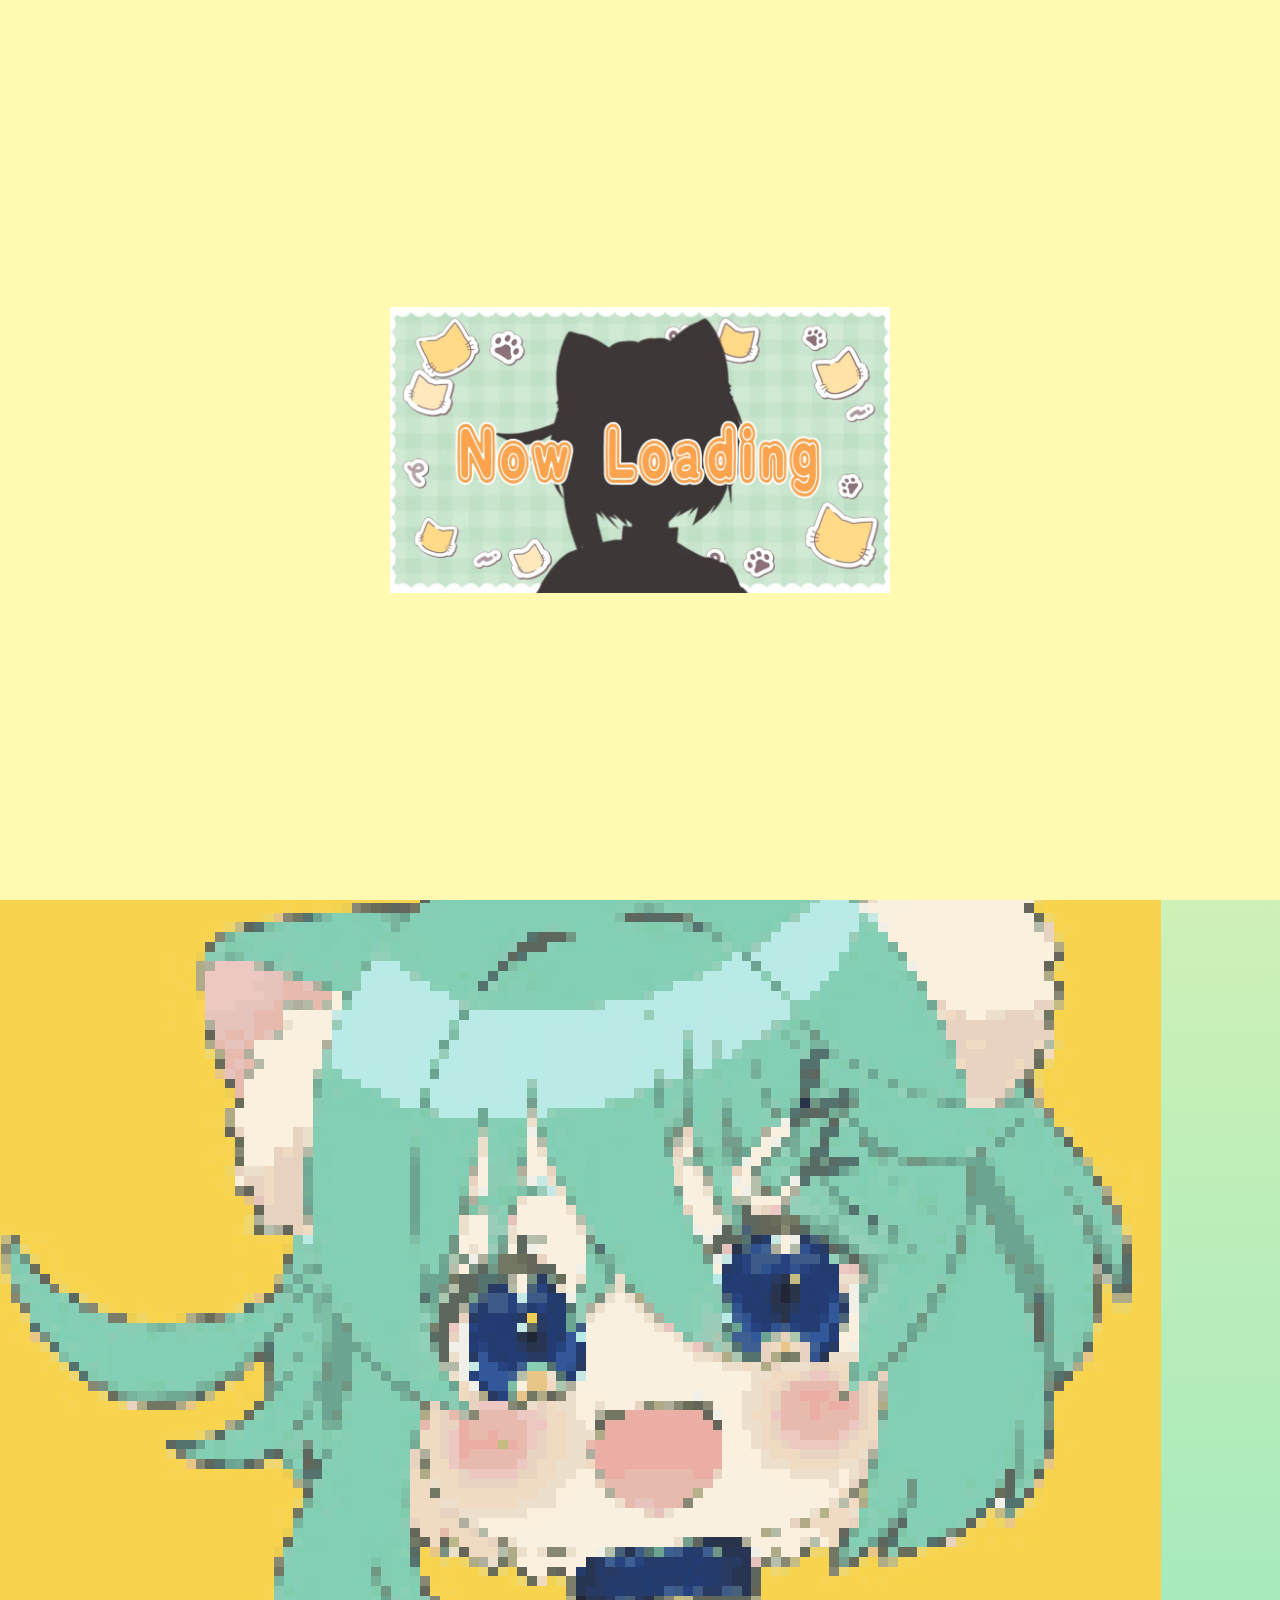
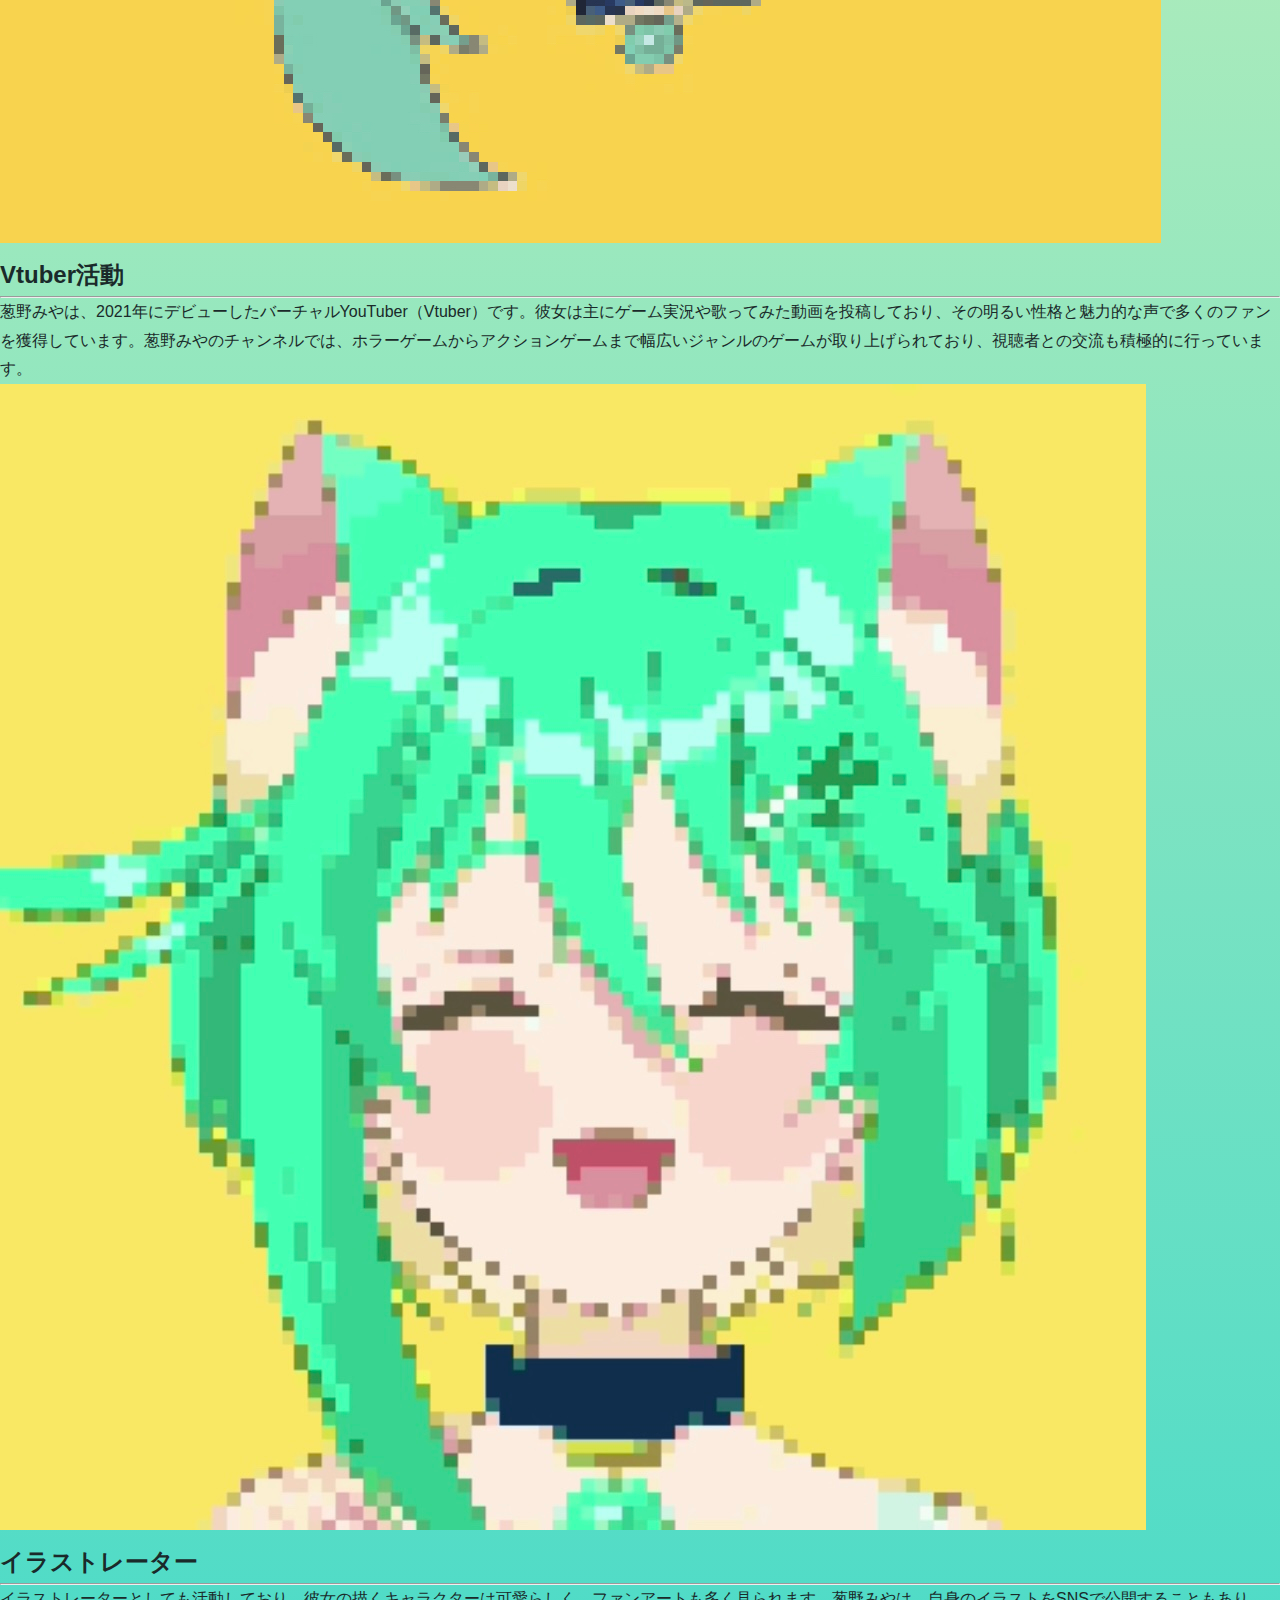
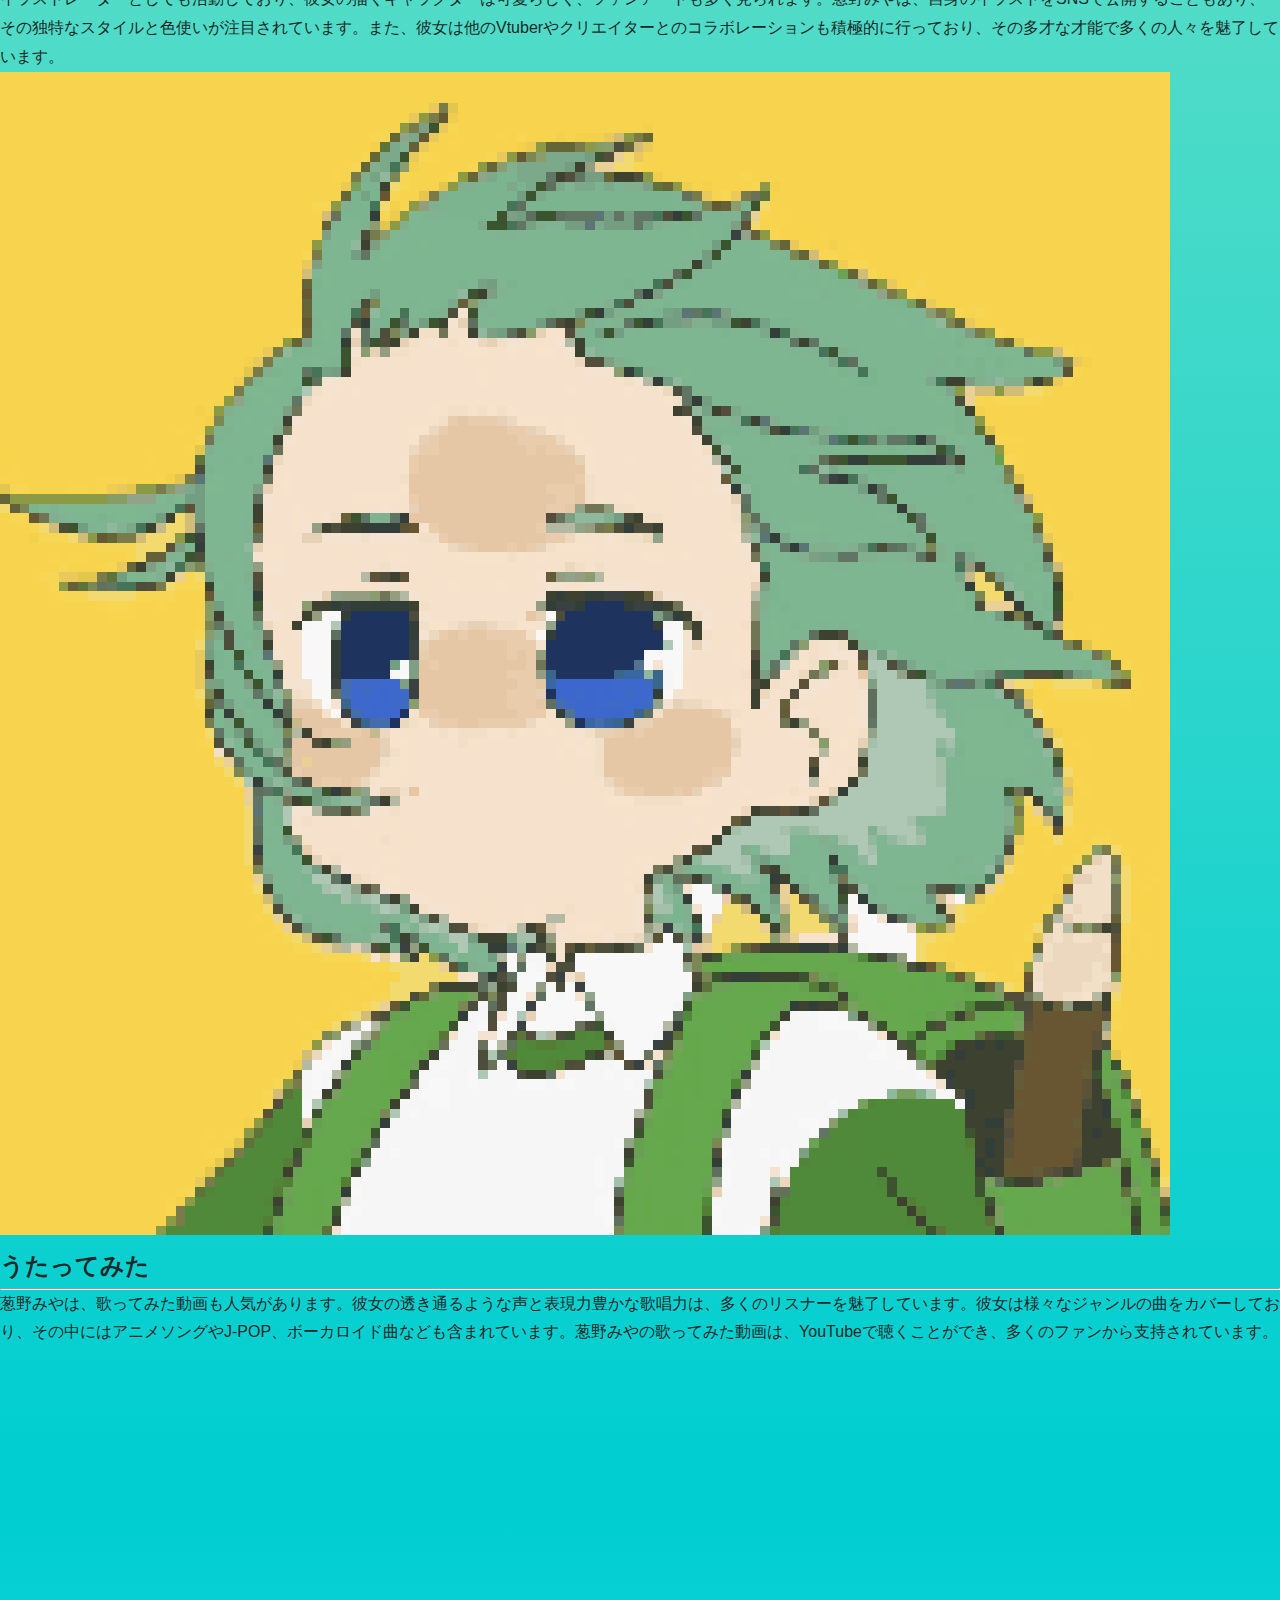
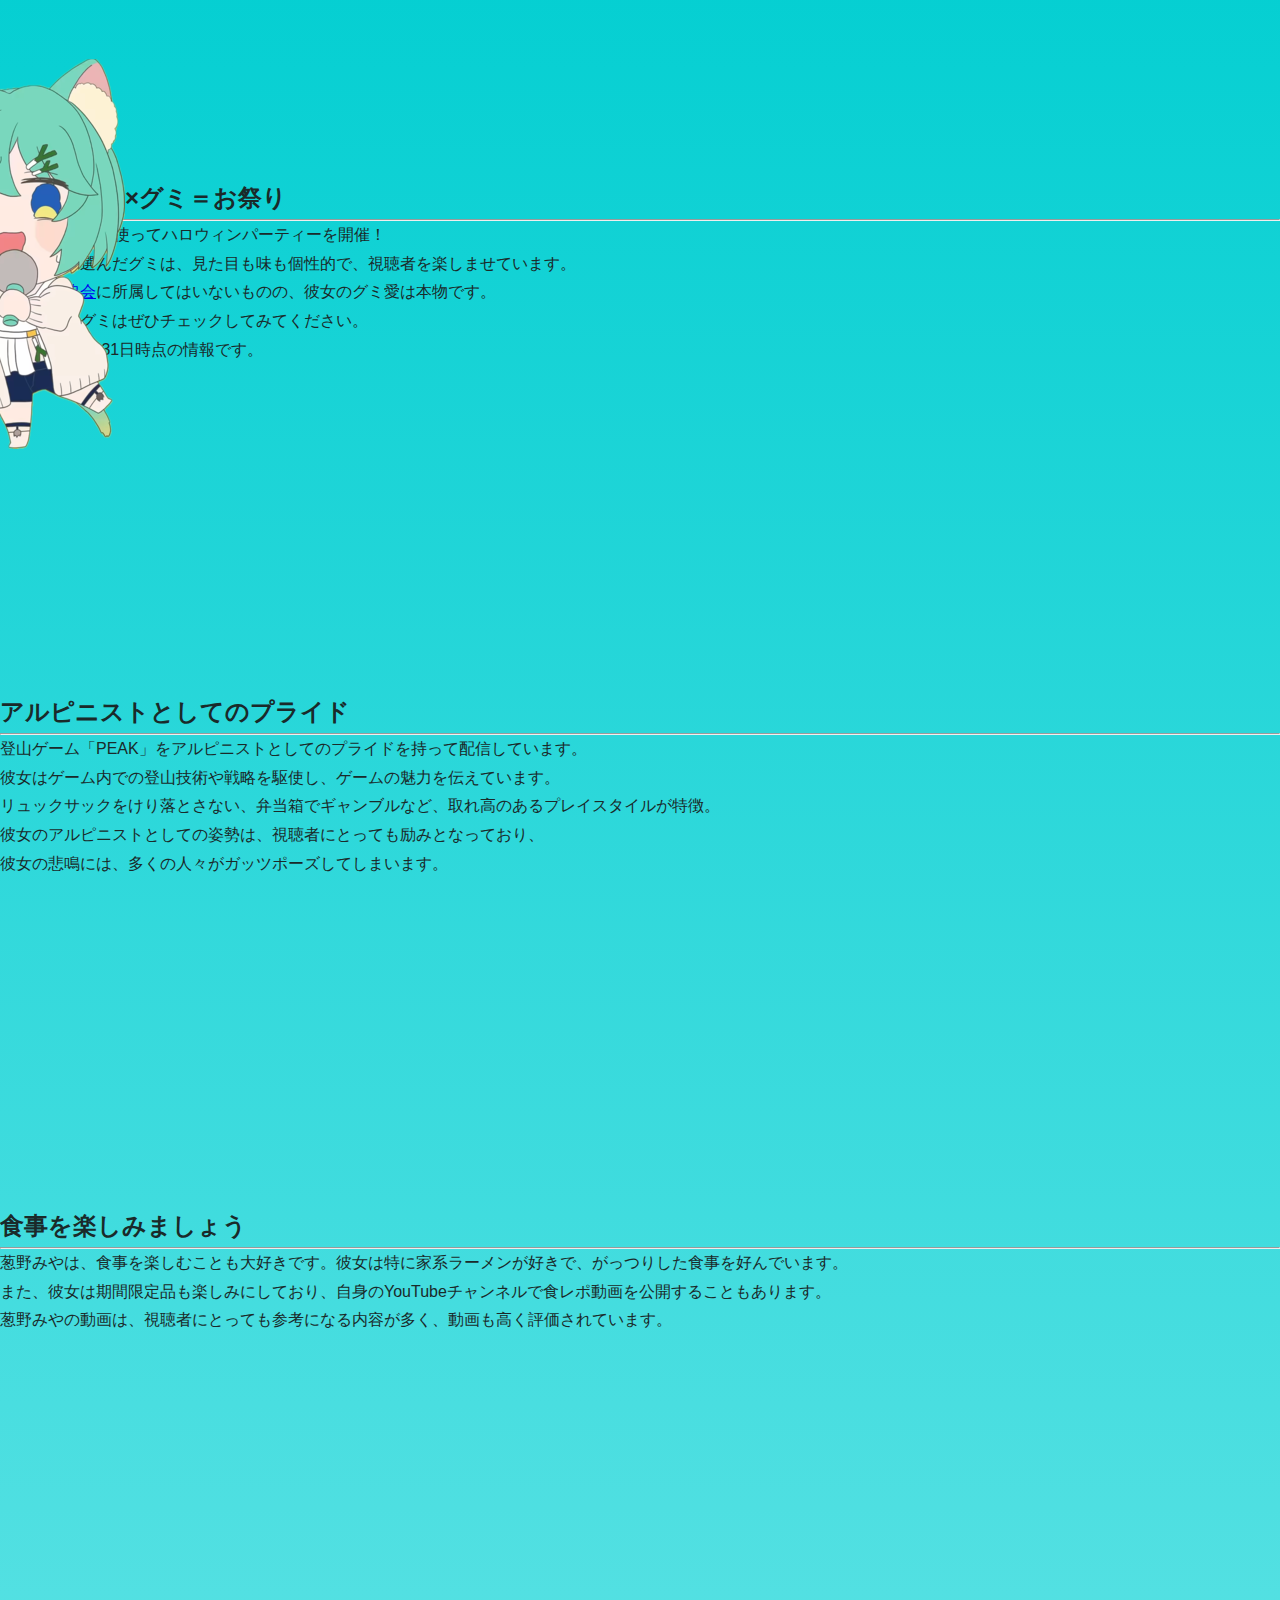
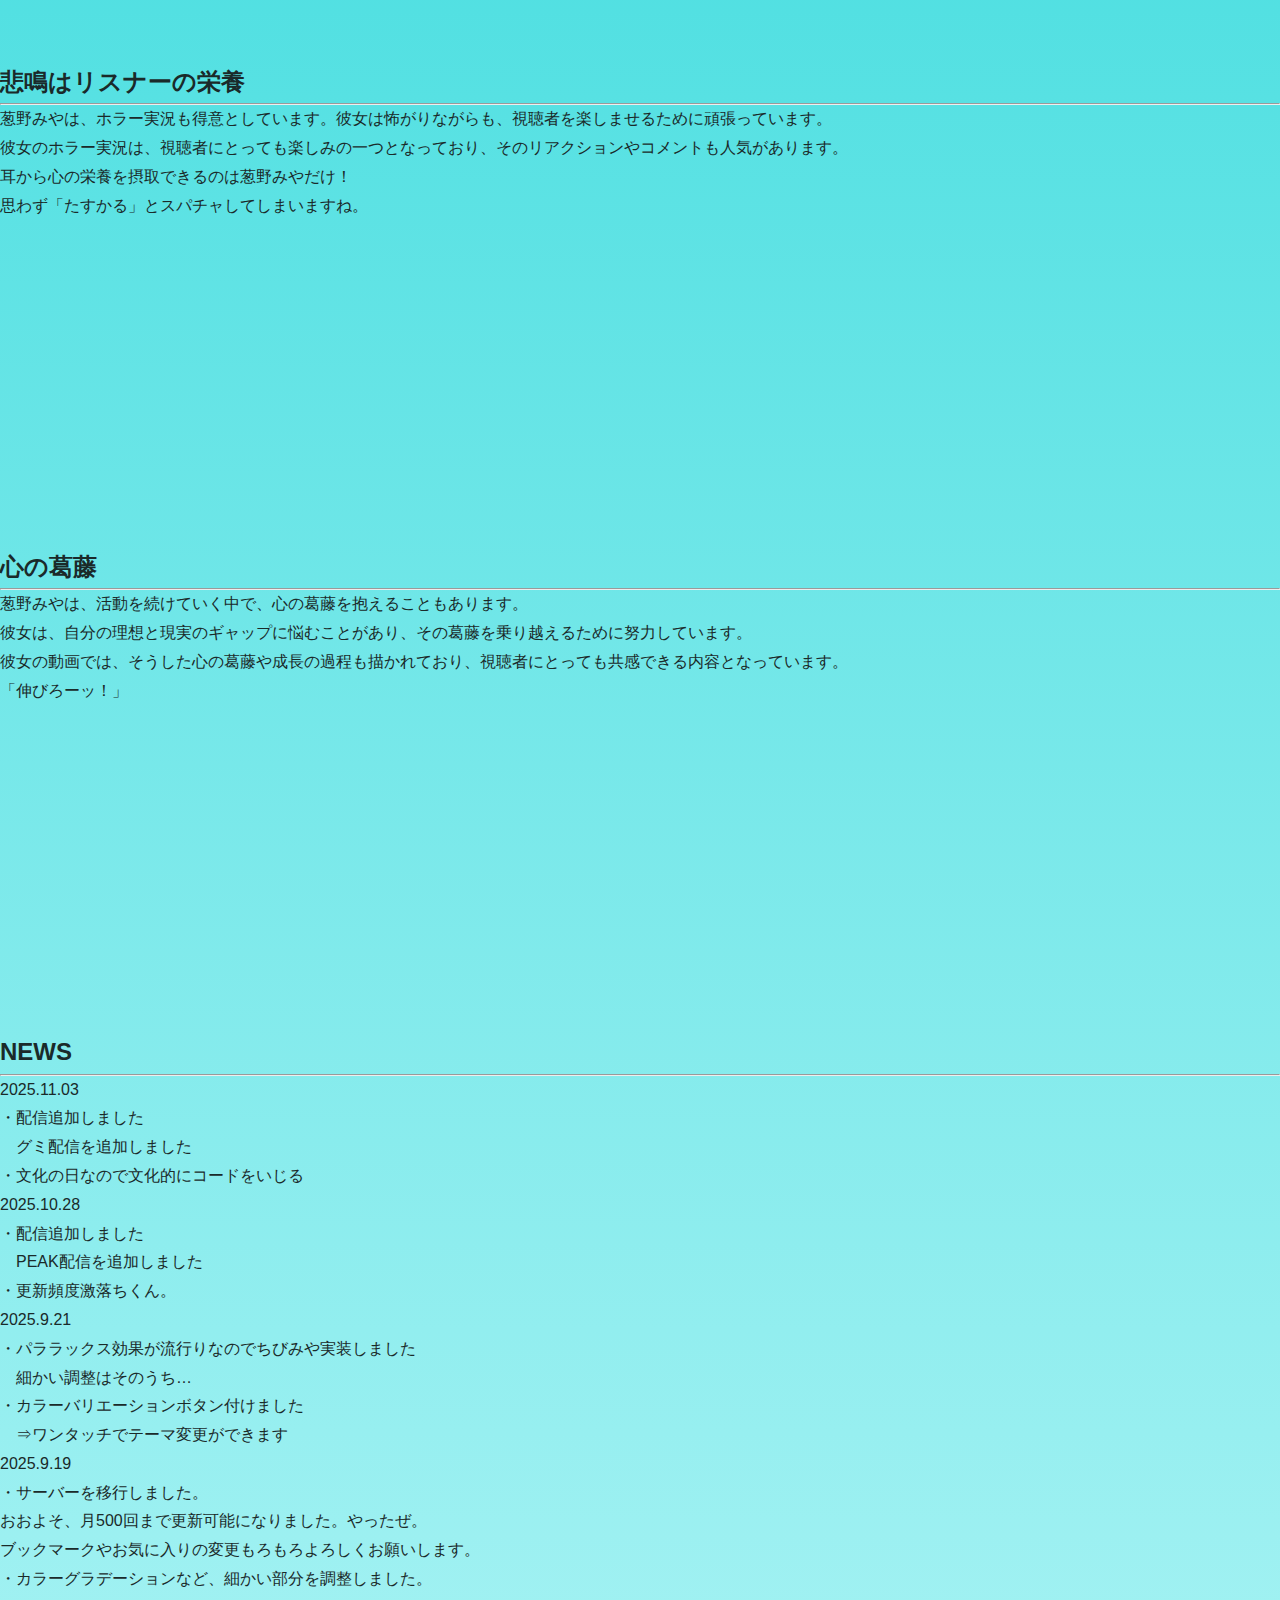
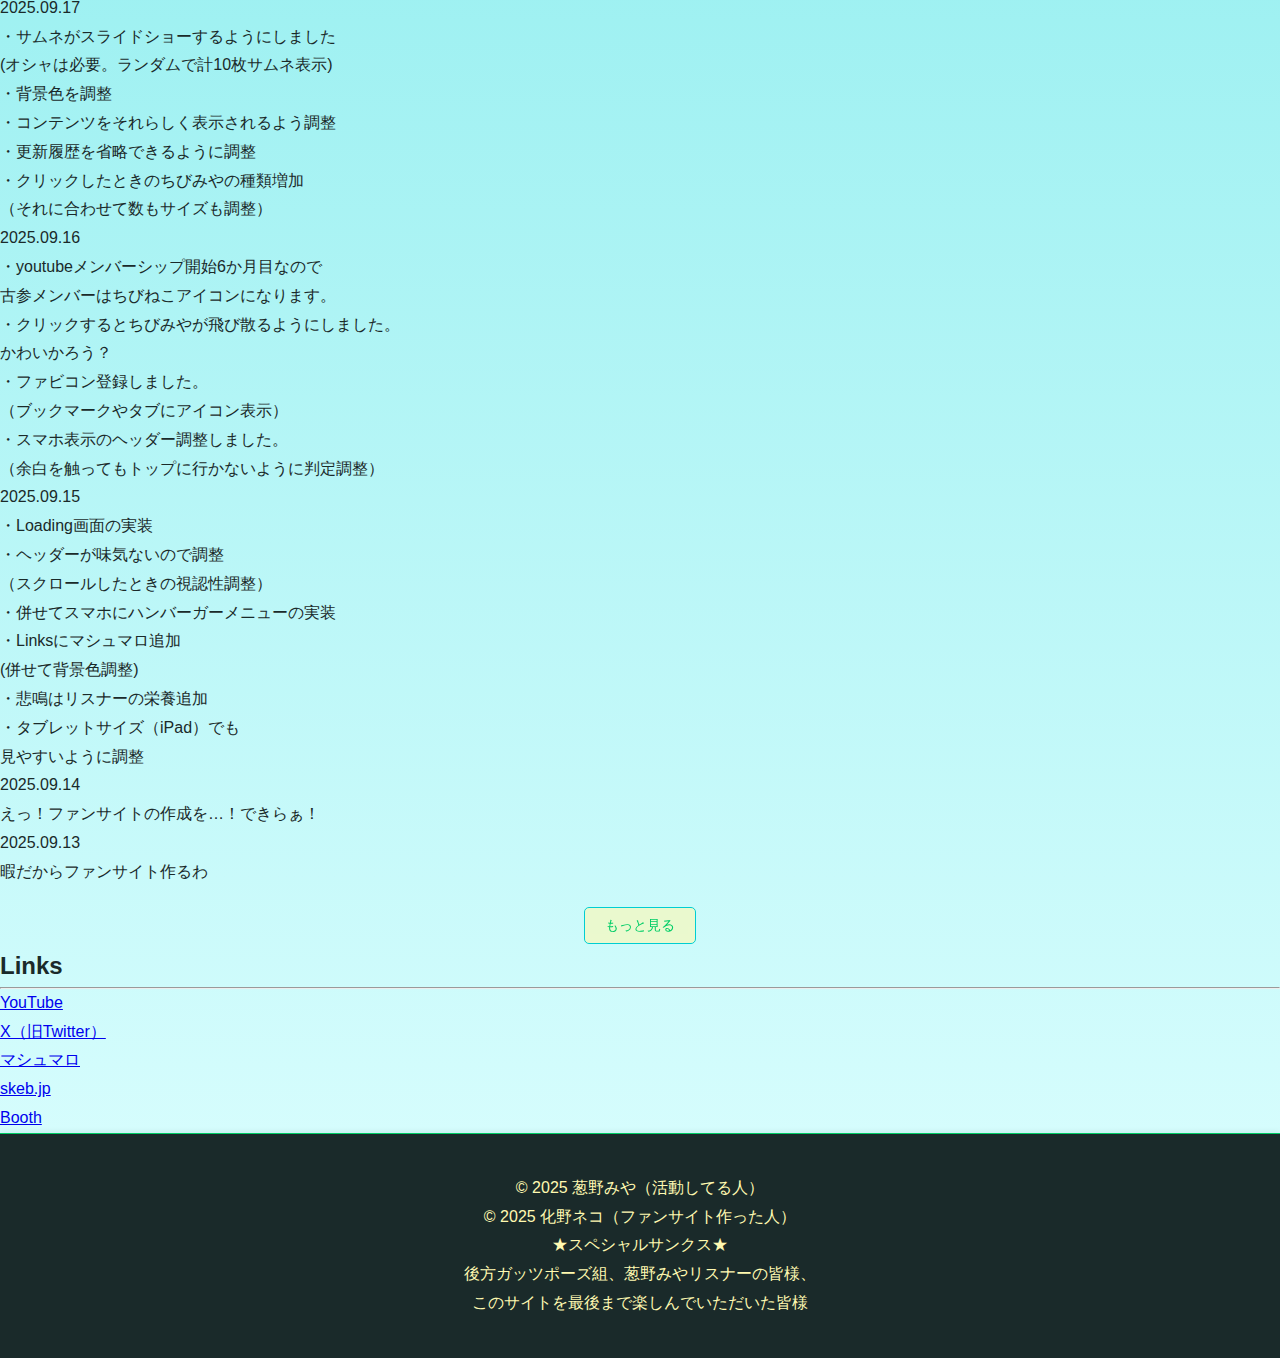
<file: index.html>
<!DOCTYPE html>
<html lang="ja">
<head>
    <meta charset="UTF-8">
    <meta name="viewport" content="width=device-width, initial-scale=1.0">
    <link rel="icon" type="image/png" sizes="32x32" href="./favicons/icon-32x32.png">
    <link rel="canonical" href="https://negimiya.pages.dev/">

    <title>葱野みやファンサイト｜Vtuber・ゲーム実況・歌ってみた</title>
    <meta name="description" content="葱野みやのファンサイト。セルフ受肉系Vtuberのゲーム実況、歌ってみた、イラストを応援！ネギとアニメ好きの明るい配信をチェックしよう。">
    <meta name="keywords" content="葱野みや, Vtuber, ファンサイト, ゲーム実況, 歌ってみた, イラスト">
    <meta name="robots" content="index, follow">
    <meta name="theme-color" content="#E0FFFF">

    <link rel="stylesheet" href="./css/style.css">

    <!-- Google Search Console -->
    <meta name="google-site-verification" content="DL3KpbLAkgUC3ifSQO8d8jAUr1dYluypnhIbconhM44" />

    <!-- Open Graph -->
    <meta property="og:title" content="葱野みやファンサイト">
    <meta property="og:description" content="葱野みやのファンサイト！セルフ受肉系Vtuberの活動を応援。ゲーム実況や歌ってみたをチェック！">
    <meta property="og:image" content="https://negimiya.pages.dev/images/banner.jpg">
    <meta property="og:url" content="https://negimiya.pages.dev/">
    <meta property="og:type" content="website">
    <meta property="og:site_name" content="葱野みやファンサイト">

    <!-- Twitter Card -->
    <meta name="twitter:card" content="summary_large_image">
    <meta name="twitter:title" content="葱野みやファンサイト">
    <meta name="twitter:description" content="葱野みやのファンサイト！セルフ受肉系Vtuberの魅力を満喫。">
    <meta name="twitter:image" content="https://negimiya.pages.dev/images/banner.jpg">
</head>

<body>
    <div class="loading" id="loading">
        <img src="./images/nowloading.jpg" alt="loading">
    </div>
<header>
    <div class="container">
        <div class="row">
            <a href="index.html" class="header__logo">葱野みやファンサイト</a>
            <div class="theme-selector">
                <button class="theme-selector__btn" data-theme="default" title="デフォルトテーマ" style="background-color: #FFF9B1;"></button>
                <button class="theme-selector__btn" data-theme="dark" title="ダークテーマ" style="background-color: #2A2A2A;"></button>
                <button class="theme-selector__btn" data-theme="vivid" title="ビビッドテーマ" style="background-color: #B0E0E6;"></button>
                <button class="theme-selector__btn" data-theme="pastel" title="パステルテーマ" style="background-color: #FFE4E1;"></button>
                <button class="theme-selector__btn" data-theme="mono" title="モノクロテーマ" style="background-color: #D3D3D3;"></button>
            </div>
            <nav class="nav nav--pc">
                <ul>
                    <li><a href="#section2">活動内容</a></li>
                    <li><a href="#section3">投稿動画</a></li>
                    <li><a href="#section4">NEWS</a></li>
                    <li><a href="#section5">Links</a></li>
                </ul>
            </nav>
            <div class="hamburger" id="hamburger">
                <span></span><span></span><span></span>
            </div>
        </div>
        <nav class="nav--mobile" id="mobileNav">
            <ul>
                <li><a href="#section2">活動内容</a></li>
                <li><a href="#section3">投稿動画</a></li>
                <li><a href="#section4">NEWS</a></li>
                <li><a href="#section5">Links</a></li>
            </ul>
        </nav>
    </div>
</header>
<main>
    <section class="hero" id="section1">
        <div class="hero__bg-flow" id="bg-top"></div>
        <div class="container">
            <p class="hero__heading">葱野みやとは？</p>
            <h1 class="scramble-text">セルフ受肉系Vtuber個人勢(*'▽'*)<br>好きなものは<br>ネギとアニメとねこ！</h1>
            <p class="text">このサイトは葱野みやのファンが勝手に作ったネタサイトです。</p>
            <a class="link--youtube" href="https://www.youtube.com/@葱野みや" target="_blank" rel="noopener">YouTubeチャンネルへ</a>
        </div>
        <div class="hero__filter"></div>
        <div class="hero__bg-flow" id="bg-bottom"></div>
    </section>
    <section class="parallax">
        <div class="parallax__bg"></div>
        <img src="./images/chibimiya.PNG" class="parallax__img" alt="パララックス画像">
        <div class="parallax__text">↓活動内容↓</div>
    </section>
    <section class="activities" id="section2">
        <div class="container">
            <div class="row">
                <div class="column fade-in">
                    <img src="./images/Image-1.jpeg" alt="Vtuber活動">
                    <h2 class="scramble-text">Vtuber活動</h2>
                    <hr>
                    <p class="text">
                        葱野みやは、2021年にデビューしたバーチャルYouTuber（Vtuber）です。彼女は主にゲーム実況や歌ってみた動画を投稿しており、その明るい性格と魅力的な声で多くのファンを獲得しています。葱野みやのチャンネルでは、ホラーゲームからアクションゲームまで幅広いジャンルのゲームが取り上げられており、視聴者との交流も積極的に行っています。
                    </p>
                </div>
                <div class="column fade-in">
                    <img src="./images/Image-2.jpeg" alt="イラストレーター">
                    <h2 class="scramble-text">イラストレーター</h2>
                    <hr>
                    <p class="text">
                        イラストレーターとしても活動しており、彼女の描くキャラクターは可愛らしく、ファンアートも多く見られます。葱野みやは、自身のイラストをSNSで公開することもあり、その独特なスタイルと色使いが注目されています。また、彼女は他のVtuberやクリエイターとのコラボレーションも積極的に行っており、その多才な才能で多くの人々を魅了しています。
                    </p>
                </div>
                <div class="column fade-in">
                    <img src="./images/Image-3.jpeg" alt="うたってみた">
                    <h2 class="scramble-text">うたってみた</h2>
                    <hr>
                    <p class="text ">
                        葱野みやは、歌ってみた動画も人気があります。彼女の透き通るような声と表現力豊かな歌唱力は、多くのリスナーを魅了しています。彼女は様々なジャンルの曲をカバーしており、その中にはアニメソングやJ-POP、ボーカロイド曲なども含まれています。葱野みやの歌ってみた動画は、YouTubeで聴くことができ、多くのファンから支持されています。
                    </p>
                </div>
            </div>
        </div>
    </section>
    <section class="parallax" id="parallax2">
        <div class="parallax__bg"></div>
        <img src="./images/tetomiya.png" class="parallax__img parallax__img--main" alt="第2パララックス画像">
        <div class="parallax__text">↓動画・アーカイブ↓</div>
    </section>
    <section class="videos" id="section3">
        <div class="container">
                        <div class="row">
                <div class="column fade-in">
                    <h2 class="scramble-text">ハロウィン×グミ＝お祭り</h2>
                    <hr>
                    <p class="text">
                        25種類のグミを使ってハロウィンパーティーを開催！<br>
                        葱野みやが選んだグミは、見た目も味も個性的で、視聴者を楽しませています。<br>
                        <a href="https://93gummy.jp/" target="_blank" rel="noopener noreferrer">日本グミ協会</a>に所属してはいないものの、彼女のグミ愛は本物です。<br>
                        気になったグミはぜひチェックしてみてください。<br>
                        ※2025年10月31日時点の情報です。
                    </p>
                </div>
                    <div class="column fade-in">
                    <iframe width="560" height="315" src="https://www.youtube.com/embed/iY6u2zJ9X78?si=xCuJFE9RDXJ2ji34" title="YouTube video player" frameborder="0" allow="accelerometer; autoplay; clipboard-write; encrypted-media; gyroscope; picture-in-picture; web-share" referrerpolicy="strict-origin-when-cross-origin" allowfullscreen></iframe>
                </div>
            </div>
            <div class="row">
                <div class="column fade-in">
                    <h2 class="scramble-text">アルピニストとしてのプライド</h2>
                    <hr>
                    <p class="text">
                        登山ゲーム「PEAK」をアルピニストとしてのプライドを持って配信しています。<br>
                        彼女はゲーム内での登山技術や戦略を駆使し、ゲームの魅力を伝えています。<br>
                        リュックサックをけり落とさない、弁当箱でギャンブルなど、取れ高のあるプレイスタイルが特徴。<br>
                        彼女のアルピニストとしての姿勢は、視聴者にとっても励みとなっており、<br>
                        彼女の悲鳴には、多くの人々がガッツポーズしてしまいます。
                    </p>
                </div>
                    <div class="column fade-in">
                    <iframe width="560" height="315" src="https://www.youtube.com/embed/FJ-lsDIjono?si=59MiYUx3GubZrUIg" title="YouTube video player" frameborder="0" allow="accelerometer; autoplay; clipboard-write; encrypted-media; gyroscope; picture-in-picture; web-share" referrerpolicy="strict-origin-when-cross-origin" allowfullscreen></iframe>
                </div>
            </div>
            <div class="row">
                <div class="column fade-in">
                    <h2 class="scramble-text">食事を楽しみましょう</h2>
                    <hr>
                    <p class="text">
                        葱野みやは、食事を楽しむことも大好きです。彼女は特に家系ラーメンが好きで、がっつりした食事を好んでいます。<br>
                        また、彼女は期間限定品も楽しみにしており、自身のYouTubeチャンネルで食レポ動画を公開することもあります。<br>
                        葱野みやの動画は、視聴者にとっても参考になる内容が多く、動画も高く評価されています。
                    </p>
                </div>
                <div class="column fade-in">
                    <iframe width="560" height="315" src="https://www.youtube.com/embed/z1HCukNoFFE?si=3sdz0cc6dux_bOu7" title="YouTube video player" frameborder="0" allow="accelerometer; autoplay; clipboard-write; encrypted-media; gyroscope; picture-in-picture; web-share" referrerpolicy="strict-origin-when-cross-origin" allowfullscreen></iframe>
                </div>
            </div>
            <div class="row">
                <div class="column fade-in">
                    <h2 class="scramble-text">悲鳴はリスナーの栄養</h2>
                    <hr>
                    <p class="text">
                        葱野みやは、ホラー実況も得意としています。彼女は怖がりながらも、視聴者を楽しませるために頑張っています。<br>
                        彼女のホラー実況は、視聴者にとっても楽しみの一つとなっており、そのリアクションやコメントも人気があります。<br>
                        耳から心の栄養を摂取できるのは葱野みやだけ！<br>
                        思わず「たすかる」とスパチャしてしまいますね。
                    </p>
                </div>
                <div class="column fade-in">
                    <iframe width="560" height="315" src="https://www.youtube.com/embed/f2vSnWngjJY?si=CeGRYrWW7CbNUiJr" title="YouTube video player" frameborder="0" allow="accelerometer; autoplay; clipboard-write; encrypted-media; gyroscope; picture-in-picture; web-share" referrerpolicy="strict-origin-when-cross-origin" allowfullscreen></iframe>
                </div>
            </div>
            <div class="row">
                <div class="column fade-in">
                    <h2 class="scramble-text">心の葛藤</h2>
                    <hr>
                    <p class="text">
                        葱野みやは、活動を続けていく中で、心の葛藤を抱えることもあります。<br>
                        彼女は、自分の理想と現実のギャップに悩むことがあり、その葛藤を乗り越えるために努力しています。<br>
                        彼女の動画では、そうした心の葛藤や成長の過程も描かれており、視聴者にとっても共感できる内容となっています。<br>
                        「伸びろーッ！」
                    </p>
                </div>
                <div class="column fade-in">
                    <iframe width="560" height="315" src="https://www.youtube.com/embed/CH7L6ZQgASc?si=U0cskkjxoYB0OWPF" title="YouTube video player" frameborder="0" allow="accelerometer; autoplay; clipboard-write; encrypted-media; gyroscope; picture-in-picture; web-share" referrerpolicy="strict-origin-when-cross-origin" allowfullscreen></iframe>
                </div>
            </div>
        </div>
    </section>
    <section class="news fade-in" id="section4">
        <div class="container">
            <h2>NEWS</h2>
            <hr>
            <ul class="news__list">
                <li>
                    <p class="news__date">2025.11.03</p>
                    <p>・配信追加しました<br>
                        　グミ配信を追加しました<br>
                       ・文化の日なので文化的にコードをいじる<br>
                    </p>
                </li>  
                <li>
                    <p class="news__date">2025.10.28</p>
                    <p>・配信追加しました<br>
                        　PEAK配信を追加しました<br>
                       ・更新頻度激落ちくん。<br>
                    </p>
                </li>                
                <li>
                    <p class="news__date">2025.9.21</p>
                    <p>・パララックス効果が流行りなのでちびみや実装しました<br>
                        　細かい調整はそのうち…<br>
                        ・カラーバリエーションボタン付けました<br>
                    　⇒ワンタッチでテーマ変更ができます<br>
                    </p>
                </li>
                <li>
                    <p class="news__date">2025.9.19</p>
                    <p>・サーバーを移行しました。<br>
                        おおよそ、月500回まで更新可能になりました。やったぜ。<br>
                        ブックマークやお気に入りの変更もろもろよろしくお願いします。<br>
                        ・カラーグラデーションなど、細かい部分を調整しました。<br>
                    </p>
                </li>
                <li>
                    <p class="news__date">2025.09.17</p>
                    <p>・サムネがスライドショーするようにしました<br>
                        (オシャは必要。ランダムで計10枚サムネ表示)<br>
                        ・背景色を調整<br>
                        ・コンテンツをそれらしく表示されるよう調整<br>
                        ・更新履歴を省略できるように調整<br>
                        ・クリックしたときのちびみやの種類増加<br>
                        （それに合わせて数もサイズも調整）
                    </p>
                </li>
            </ul>
            <div class="news__content">
                <ul>
                    <li>
                    <p class="news__date">2025.09.16</p>
                        <p>・youtubeメンバーシップ開始6か月目なので<br>
                            古参メンバーはちびねこアイコンになります。<br>
                            ・クリックするとちびみやが飛び散るようにしました。<br>
                            かわいかろう？<br>
                            ・ファビコン登録しました。<br>
                            （ブックマークやタブにアイコン表示）<br>
                            ・スマホ表示のヘッダー調整しました。<br>
                            （余白を触ってもトップに行かないように判定調整）
                        </p>
                    </li>
                    <li>
                        <p class="news__date">2025.09.15</p>
                        <p>・Loading画面の実装<br>
                            ・ヘッダーが味気ないので調整<br>
                            （スクロールしたときの視認性調整）<br>
                            ・併せてスマホにハンバーガーメニューの実装<br>
                            ・Linksにマシュマロ追加<br>
                            (併せて背景色調整)<br>
                            ・悲鳴はリスナーの栄養追加<br>
                            ・タブレットサイズ（iPad）でも<br>
                            見やすいように調整
                        </p>
                    </li>
                    <li>
                        <p class="news__date">2025.09.14</p>
                        <p>えっ！ファンサイトの作成を…！できらぁ！</p>
                    </li>
                    <li>
                        <p class="news__date">2025.09.13</p>
                        <p>暇だからファンサイト作るわ</p>
                    </li>
                </ul>
            </div>
            <button id="toggleNews">もっと見る</button>
        </div>
    </section>
    <section class="links fade-in" id="section5">
        <div class="container">
            <h2>Links</h2>
            <hr>
            <ul>
                <li><a class="link--youtube" href="https://www.youtube.com/@葱野みや" target="_blank" rel="noopener">YouTube</a></li>
                <li><a class="link--x" href="https://x.com/Negi_008" target="_blank" rel="noopener">X（旧Twitter）</a></li>
                <li><a class="link--marshmallow" href="https://marshmallow-qa.com/negi_008" target="_blank" rel="noopener">マシュマロ</a></li>
                <li><a class="link--skeb" href="https://skeb.jp/@Negi_008" target="_blank" rel="noopener">skeb.jp</a></li>
                <li><a class="link--booth" href="https://neginomiya.booth.pm" target="_blank" rel="noopener">Booth</a></li>
            </ul>
        </div>
    </section>
</main>
<footer>
    &copy; 2025 葱野みや（活動してる人）<br>
    &copy; 2025 化野ネコ（ファンサイト作った人）<br>
    ★スペシャルサンクス★<br>
    後方ガッツポーズ組、葱野みやリスナーの皆様、<br>
    このサイトを最後まで楽しんでいただいた皆様
</footer>
<script>
/* ローディング関連 */
window.addEventListener('DOMContentLoaded', function () {
    setTimeout(function () {
        const loading = document.getElementById('loading');
        if (loading) {
            loading.classList.add('fadeout');
            setTimeout(() => {
                loading.style.display = 'none';
            }, 2000);
        }
    }, 1800);
});

/* スクロールによるヘッダー背景切り替え */
window.addEventListener('scroll', function () {
    const header = document.querySelector('header');
    if (window.scrollY > 50) {
        header.classList.add('scrolled');
    } else {
        header.classList.remove('scrolled');
    }
});

        /* フェードインとスクランブルアニメーション */
        document.addEventListener("DOMContentLoaded", () => {
            const targets = window.innerWidth <= 600 
                ? document.querySelectorAll(".column.fade-in, .news.fade-in") 
                : document.querySelectorAll(".fade-in");
            const randomChars = 'ABCDEFGHIJKLMNOPQRSTUVWXYZ#$%&*+-=?!@';
            
            const observer = new IntersectionObserver((entries) => {
                entries.forEach((entry) => {
                    if (entry.isIntersecting) {
                        entry.target.classList.add("visible");
                        
                        const scrambleElements = entry.target.querySelectorAll('.scramble-text');
                        scrambleElements.forEach(element => {
                            if (element.dataset.scrambled) return;
                            element.dataset.scrambled = 'true';
                            
                            const lines = element.innerHTML.split('<br>').map(line => line.trim());
                            element.innerHTML = '';
                            
                            lines.forEach((line, lineIndex) => {
                                const lineSpan = document.createElement('span');
                                lineSpan.className = 'scramble-line';
                                lineSpan.style.display = 'block';
                                element.appendChild(lineSpan);
                                
                                const chars = line.split('');
                                chars.forEach((char, charIndex) => {
                                    const span = document.createElement('span');
                                    span.textContent = char === ' ' ? '\u00A0' : randomChars[Math.floor(Math.random() * randomChars.length)];
                                    lineSpan.appendChild(span);
                                    
                                    let iteration = 0;
                                    const maxIterations = 50;/*点滅回数*/
                                    const interval = setInterval(() => {
                                        if (iteration >= maxIterations || char === ' ' || char === '\n') {
                                            span.textContent = char === ' ' ? '\u00A0' : char;
                                            span.classList.add('revealed');
                                            clearInterval(interval);
                                            return;
                                        }
                                        
                                        span.textContent = randomChars[Math.floor(Math.random() * randomChars.length)];
                                        iteration++;
                                        
                                        if (Math.random() < iteration / maxIterations) {
                                            span.textContent = char;
                                            span.classList.add('revealed');
                                            clearInterval(interval);
                                        }
                                    }, 10 + (lineIndex * chars.length + charIndex) * 20); /*インターバル(末尾)ms＋遅延(top)ms/文字*/
                                });
                                
                                if (lineIndex < lines.length - 1) {
                                    element.appendChild(document.createElement('br'));
                                }
                            });
                        });
                    }
                });
            }, {
                rootMargin: "0px 0px -5% 0px", // 早めの発火
                threshold: 0.3 // 30%見えたら発火
            });

            targets.forEach((target) => observer.observe(target));
        });

/* NEWSの折りたたみ */
const toggleBtn = document.getElementById('toggleNews');
const newscontent = document.querySelector('.news__content');
toggleBtn.addEventListener('click', () => {
    newscontent.classList.toggle('open');
    if(toggleBtn.textContent === "もっと見る"){
        toggleBtn.textContent = "閉じる";
    } else {
        toggleBtn.textContent = "もっと見る";
    }
});

/* クリックでアイコンが飛び散る */
const scatterImages = [
    "./images/icon-128x128.png",
    "./images/karamiya128.png",
    "./images/kissmiya128.png"
];
document.body.addEventListener("click", (e) => {
    if (e.target.closest('header') || e.target.closest('.nav--mobile')) return;
    const clickX = e.clientX;
    const clickY = e.clientY;
    const totalIcons = 6;
    for (let i = 0; i < totalIcons; i++) {
        const imgSrc = scatterImages[Math.floor(Math.random() * scatterImages.length)];
        const flyImg = document.createElement("img");
        flyImg.src = imgSrc;
        flyImg.className = "scatter-fly";
        flyImg.style.left = (clickX - 64) + "px";
        flyImg.style.top = (clickY - 64) + "px";
        flyImg.style.opacity = "1";
        flyImg.style.transform = "translate(0,0) rotate(0deg)";
        document.body.appendChild(flyImg);
        const baseAngle = (i / totalIcons) * 360;
        const angle = baseAngle + (Math.random() * 20 - 10);
        const rad = angle * Math.PI / 180;
        const distance = 100 + Math.random() * 60;
        const x = Math.cos(rad) * distance;
        const y = Math.sin(rad) * distance;
        const rotateAngle = Math.random() * 720 - 360;
        setTimeout(() => {
            flyImg.style.transform = `translate(${x}px, ${y}px) rotate(${rotateAngle}deg)`;
        }, Math.random() * 100);
        setTimeout(() => {
            flyImg.remove();
        }, 600);
    }
});

/* ハンバーガーメニューのトグル */
const hamburger = document.getElementById('hamburger');
const mobileNav = document.getElementById('mobileNav');
hamburger.addEventListener('click', () => {
    hamburger.classList.toggle('active');
    mobileNav.classList.toggle('active');
});
const navLinks = mobileNav.querySelectorAll('a');
navLinks.forEach(link => {
    link.addEventListener('click', () => {
        hamburger.classList.remove('active');
        mobileNav.classList.remove('active');
    });
});

/* テーマ切り替え */
const themeButtons = document.querySelectorAll('.theme-selector__btn');
themeButtons.forEach(button => {
    button.addEventListener('click', () => {
        document.documentElement.setAttribute('data-theme', button.getAttribute('data-theme'));
    });
});

/* ランダム背景画像設定（480x225想定） */
const images = [
    "./images/heroback/001.jpg","./images/heroback/002.jpg","./images/heroback/003.jpg",
    "./images/heroback/004.jpg","./images/heroback/005.jpg","./images/heroback/006.jpg",
    "./images/heroback/007.jpg","./images/heroback/008.jpg","./images/heroback/009.jpg",
    "./images/heroback/010.jpg","./images/heroback/011.jpg","./images/heroback/012.jpg",
    "./images/heroback/013.jpg","./images/heroback/014.jpg","./images/heroback/015.jpg",
    "./images/heroback/016.jpg","./images/heroback/017.jpg","./images/heroback/018.jpg",
    "./images/heroback/019.jpg","./images/heroback/020.jpg","./images/heroback/021.jpg",
    "./images/heroback/022.jpg","./images/heroback/023.jpg","./images/heroback/024.jpg",
    "./images/heroback/025.jpg","./images/heroback/026.jpg","./images/heroback/027.jpg",
    "./images/heroback/028.jpg",
];
function getRandomImages(sourceArray, count) {
    const shuffled = [...sourceArray].sort(() => 0.5 - Math.random());
    return shuffled.slice(0, count);
}
function createFlowThumbs(containerId, count, repeat = 4) {
    const container = document.getElementById(containerId);
    const selected = getRandomImages(images, count);
    let loopImages = [];
    for (let i = 0; i < repeat; i++) {
        loopImages = loopImages.concat(selected);
    }
    loopImages.forEach(src => {
        const div = document.createElement("div");
        div.className = "hero__thumb";
        div.style.backgroundImage = `url(${src})`;
        container.appendChild(div);
    });
}
window.addEventListener("load", () => {
    if (window.innerWidth <= 1024) {
        createFlowThumbs("bg-top", 3, 2);
        createFlowThumbs("bg-bottom", 3, 2);
    } else {
        createFlowThumbs("bg-top", 5, 3);
        createFlowThumbs("bg-bottom", 5, 3);
    }
});

/* パララックス効果 */
(function() {
    const parallaxSections = document.querySelectorAll('.parallax');
    parallaxSections.forEach((section) => {
        const img = section.querySelector('.parallax__img');
        const text = section.querySelector('.parallax__text');
        const parallaxBg = section.querySelector('.parallax__bg');
        let currentY_img = 80;
        let targetY_img = 80;
        let currentY_text = 10;
        let targetY_text = 10;
        let currentY_bg = 0;
        let targetY_bg = 0;

        function updateParallax() {
            const start = section.getBoundingClientRect().top + window.scrollY - window.innerHeight;
            const end = start + window.innerHeight * 0.5;
            const scrollY = window.scrollY;
            let progress = (scrollY - start) / (end - start);
            progress = Math.max(0, Math.min(1, progress));
            targetY_img = 80 * (1 - progress);
            targetY_text = 10 + 80 * progress;
            currentY_img += (targetY_img - currentY_img) * 0.3;
            currentY_text += (targetY_text - currentY_text) * 0.3;
            currentY_bg += (targetY_bg - currentY_bg) * 0.1;
            if (img) img.style.transform = `translateX(-50%) translateY(${currentY_img}%)`;
            if (text) text.style.transform = `translateX(-50%) translateY(${currentY_text}%)`;
            if (parallaxBg) parallaxBg.style.transform = `translateY(${currentY_bg}px)`;
            requestAnimationFrame(updateParallax);
        }

        window.addEventListener('scroll', updateParallax);
        window.addEventListener('resize', updateParallax);
        updateParallax();
    });
})();


</script>
</body>
</html>
</file>
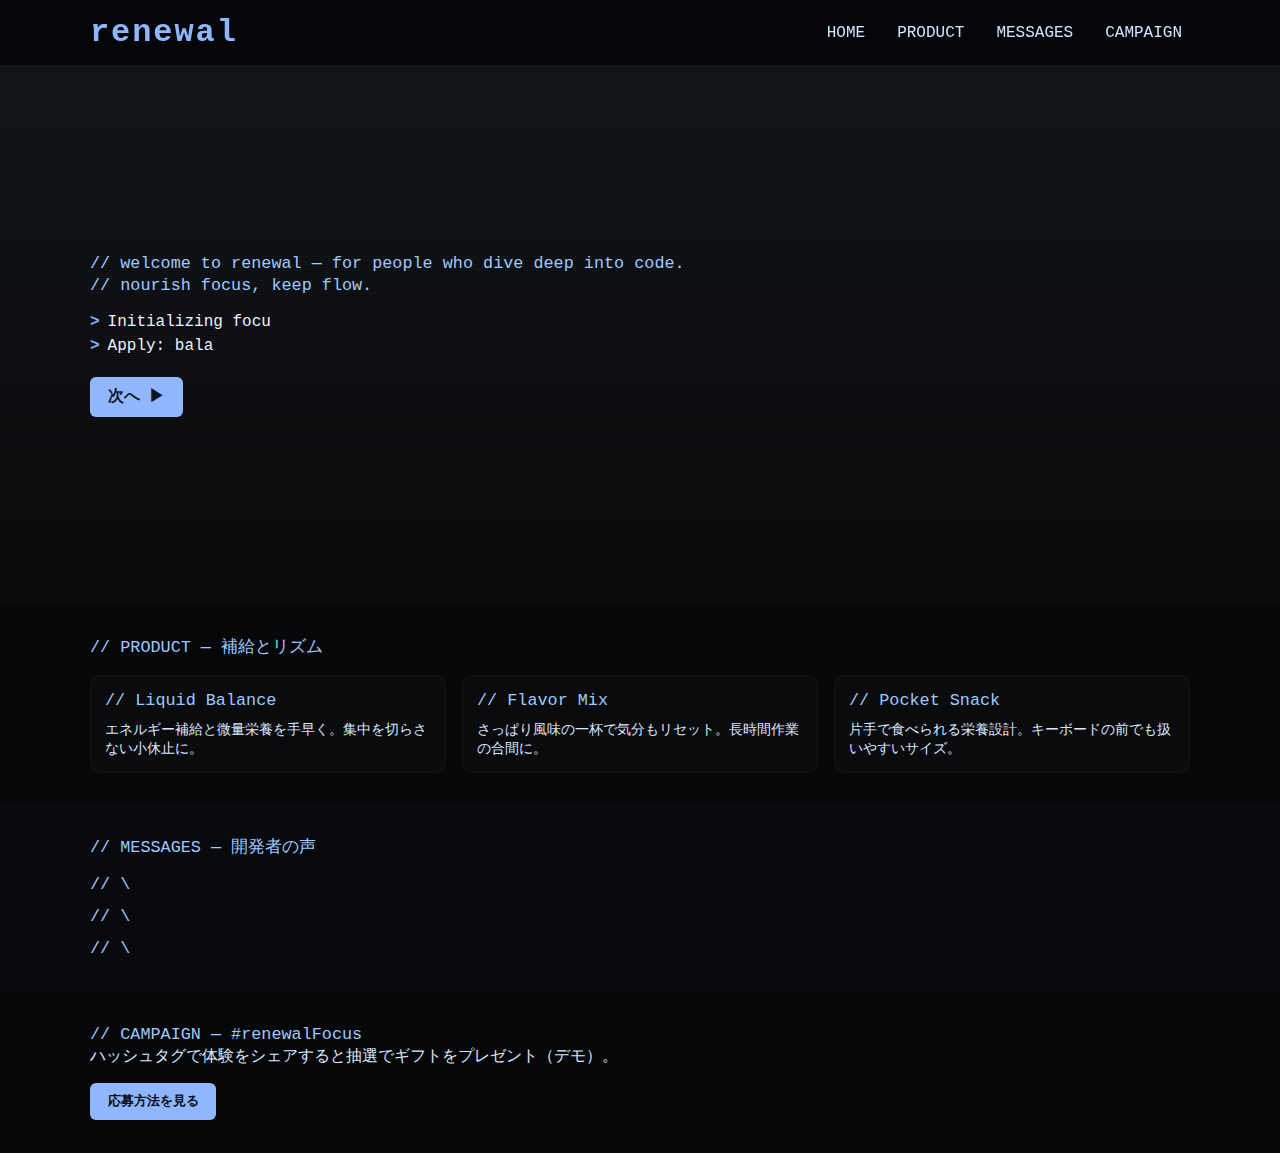
<file: renewal.html>
<!doctype html>
<html lang="ja">
<head>
  <meta charset="utf-8" />
  <meta name="viewport" content="width=device-width,initial-scale=1" />
  <title>renewal — Digital Theme</title>
  <link rel="stylesheet" href="renewal.css" />
</head>
<body>
  <header class="site-header">
    <div class="container header-inner">
      <h1 class="logo">renewal</h1>
      <button id="navToggle" class="nav-toggle" aria-expanded="false" aria-controls="mainNav">☰</button>
      <nav id="mainNav" class="main-nav" aria-hidden="true">
        <a href="#hero">HOME</a>
        <a href="#product">PRODUCT</a>
        <a href="#messages">MESSAGES</a>
        <a href="#campaign">CAMPAIGN</a>
      </nav>
    </div>
  </header>

  <main>
    <!-- HERO -->
    <section id="hero" class="hero">
      <div class="container hero-inner">
        <!-- コード風表示（コメント風） -->
        <pre class="digital-pre" data-text="// welcome to renewal — for people who dive deep into code."></pre>
        <pre class="digital-pre" data-text="// nourish focus, keep flow."></pre>

        <!-- コマンド風のメッセージ（typing + sequential） -->
        <div class="cmd" aria-hidden="false">
          <div class="cmd-line">
            <span class="prompt">&gt; </span>
            <span class="digital-line animate typing sequential" data-text="Initializing focus mode..."></span>
          </div>
          <div class="cmd-line">
            <span class="prompt">&gt; </span>
            <span class="digital-line animate typing random" data-text="Apply: balance + small break + snack"></span>
          </div>
        </div>

        <a class="cta" href="#product">次へ ▶</a>
      </div>

      <!-- デジタルデコ（グリッチっぽい効果） -->
      <div class="hero-deco" aria-hidden="true"></div>
      <div class="scanline" aria-hidden="true"></div>
    </section>

    <!-- PRODUCT -->
    <section id="product" class="panel">
      <div class="container">
        <pre class="panel-pre" data-text="// PRODUCT — 補給とリズム"></pre>

        <div class="cards">
          <article class="card">
            <pre class="card-pre" data-text="// Liquid Balance"></pre>
            <p class="card-desc animate" data-text="エネルギー補給と微量栄養を手早く。集中を切らさない小休止に。"></p>
          </article>

          <article class="card">
            <pre class="card-pre" data-text="// Flavor Mix"></pre>
            <p class="card-desc animate" data-text="さっぱり風味の一杯で気分もリセット。長時間作業の合間に。"></p>
          </article>

          <article class="card">
            <pre class="card-pre" data-text="// Pocket Snack"></pre>
            <p class="card-desc animate" data-text="片手で食べられる栄養設計。キーボードの前でも扱いやすいサイズ。"></p>
          </article>
        </div>
      </div>
    </section>

    <!-- MESSAGES -->
    <section id="messages" class="panel alt">
      <div class="container">
        <pre class="panel-pre" data-text="// MESSAGES — 開発者の声"></pre>

        <ul class="messages">
          <li>
            <pre class="msg-pre" data-text="// \"短い休憩が、次の良いアイデアを運んできた。\" — A. Developer"></pre>
          </li>
          <li>
            <pre class="msg-pre" data-text="// \"集中は習慣。小さな儀式が助けになる。\" — B. Engineer"></pre>
          </li>
          <li>
            <pre class="msg-pre" data-text="// \"深い作業の前に、まずは水分と糖分を。\" — C. Hacker"></pre>
          </li>
        </ul>
      </div>
    </section>

    <!-- CAMPAIGN -->
    <section id="campaign" class="panel">
      <div class="container">
        <pre class="panel-pre" data-text="// CAMPAIGN — #renewalFocus"></pre>
        <p class="campaign-txt animate" data-text="ハッシュタグで体験をシェアすると抽選でギフトをプレゼント（デモ）。"></p>
        <button id="openModal" class="btn">応募方法を見る</button>
      </div>
    </section>
  </main>

  <footer class="site-footer">
    <div class="container">
      <pre class="foot-pre" data-text="// © renewal project — crafted for focus"></pre>
    </div>
  </footer>

  <!-- simple modal -->
  <div id="modal" class="modal" role="dialog" aria-hidden="true" aria-labelledby="modalTitle">
    <div class="modal-content">
      <button id="closeModal" class="modal-close" aria-label="閉じる">✕</button>
      <h4 id="modalTitle">応募方法（デモ）</h4>
      <ol>
        <li>公式をフォロー</li>
        <li>指定投稿をリツイート</li>
        <li>当選はDMでご連絡</li>
      </ol>
    </div>
  </div>

  <script src="renewal.js"></script>
</body>
</html>
</file>
<file: css/style.css>
/* リセット */
* {
    margin: 0;
    padding: 0;
    box-sizing: border-box;
}

body {
    font-family: 'Zen Kaku Gothic New', sans-serif;
    line-height: 1.8;
    color: #1A2A2A;
    background: linear-gradient(to bottom, #FFF9B1, #00CED1, #E0FFFF);
    margin: 0;
    padding: 0;
}

footer {
    background-color: #1A2A2A;
    border-top: 1px solid #00CD66;
    box-shadow: 0 -2px 6px rgba(0,0,0,0.05);
    padding: 40px 0;
    text-align: center;
    color: #FFF9B1;
}

/* ローディング画面 */
#loading {
    position: fixed;
    inset: 0;
    background: #FFF9B1;
    display: flex;
    justify-content: center;
    align-items: center;
    transition: opacity 2.5s ease;
    opacity: 1;
    z-index: 9999;
}

#loading.fadeout {
    opacity: 0;
    pointer-events: none;
}

.loading img {
    width: 80vw;
    max-width: 400px;
    height: auto;
    object-fit: contain;
}

/* PCで少し大きく */
@media (min-width: 1025px) {
    .loading img {
        max-width: 500px;
    }
}

/* 飛び散るアイコン */
.scatter-fly {
    position: fixed;
    left: 0;
    top: 0;
    width: 128px;
    height: auto;
    pointer-events: none;
    z-index: 9999;
    transition: transform 0.5s cubic-bezier(.4,0,.2,1);
}

/* ヘッダー */
header {
    font-weight: 700;
    position: fixed;
    width: 100%;
    z-index: 3;
    background-color: transparent;
    transition: background-color 0.3s ease, box-shadow 0.3s ease;
}

header.scrolled {
    background-color: rgba(26, 42, 42, 0.95);
    box-shadow: 0 2px 6px rgba(0, 0, 0, 0.1);
}

header .container {
    width: 100%;
    max-width: 1080px;
    margin: 0 auto;
    padding: 0 16px;
}

header .row {
    display: flex;
    justify-content: space-between;
    align-items: center;
    height: 60px;
}

header .logo {
    font-size: 24px;
    text-decoration: none;
    color: #00CED1;
}

header ul {
    display: flex;
    list-style: none;
}

header ul li {
    margin-left: 20px;
    letter-spacing: 1px;
}

header ul li a {
    color: #00CED1;
    text-decoration: none;
}

header ul li a:focus {
    outline: 2px solid #00CD66;
    outline-offset: 2px;
    border-radius: 4px;
}

.pc-nav {
    display: block;
}

.hamburger,
.mobile-nav {
    display: none;
}

/* セクション1 */
.section1 {
    position: relative;
    height: 100vh;
    display: flex;
    align-items: flex-start;
    overflow: hidden;
    padding-top: 60px;
    box-sizing: border-box;
}

.bg-flow {
    display: flex;
    position: absolute;
    left: 0;
    width: calc(20% * 15);
    height: 225px;
    opacity: 0.8;
    z-index: 0;
    will-change: transform;
    animation: flow 40s linear infinite;
}

#bg-top { top: 60px; }
#bg-bottom { bottom: 0; }

.thumb {
    width: 20%;
    height: 225px;
    background-size: cover;
    background-position: center;
}

#bg-bottom .thumb {
    animation-direction: reverse;
}

@keyframes flow {
    from { transform: translateX(0); }
    to { transform: translateX(-33.33%); }
}

.section1 .container {
    position: absolute;
    z-index: 2;
    text-align: center;
    width: 95%;
    max-width: 1080px;
    margin: 0 auto;
    top: 50%; /* 垂直中央 */
    left: 50%; /* 横中央 */
    transform: translate(-50%, -50%); /* 完全中央 */
    padding-top: 0; /* 不要な余白削除 */
}

.section1 .filter {
    width: 100%;
    height: 100vh;
    background-color: black;
    opacity: 0.1;
    position: absolute;
    top: 0;
    left: 0;
    z-index: 1;
}

.section1 .heading {
    font-size: 18px;
    font-weight: 700;
    margin: 5px 0;
    color: #00CD66;
    text-shadow: 1px 1px 2px rgba(0,0,0,0.5);
    line-height: 1.1;
}

.section1 h1 {
    font-size: 32px;
    font-weight: 700;
    margin: 8px 0;
    color: #00CED1;
    line-height: 1.2;
}

.section1 .text {
    font-size: 14px;
    margin: 5px 0 10px;
    color: #1A2A2A;
    line-height: 1.2;
    white-space: nowrap;
}

.section1 .youtube {
    font-size: 14px;
    font-weight: 700;
    padding: 8px 24px;
    display: inline-block;
    background-color: #FF0000;
    color: #FFF9B1;
    border-radius: 6px;
    transition: background-color 0.5s;
    position: relative;
    z-index: 3;
    margin-top: 8px; /* テキストとの間隔 */
}
.section1 .youtube:hover {
    background-color: darkred;
    text-decoration: none;
    color: #FFF9B1;
}

.section1 .youtube:focus {
    outline: 2px solid #00CD66;
    outline-offset: 2px;
}

/* モバイル (600px以下) */
@media (max-width: 600px) {
    .section1 .container {
        top: 38%; /* スマホはさらに少し上に */
        transform: translate(-50%, -50%);
    }
    .section1 .heading { font-size: 16px; line-height: 1.1; }
    .section1 h1 { font-size: 24px; line-height: 1.2; }
    .section1 .text { font-size: 12px; line-height: 1.1; }
    .section1 .youtube { font-size: 12px; padding: 6px 18px; }
}

/* タブレット (601px〜1024px) */
@media (min-width: 601px) and (max-width: 1024px) {
    .section1 .container {
        top: 40%; /* 元は50% → 少し上に移動 */
        transform: translate(-50%, -50%);
    }
    .section1 .heading { font-size: 18px; line-height: 1.1; }
    .section1 h1 { font-size: 28px; line-height: 1.2; }
    .section1 .text { font-size: 13px; line-height: 1.2; }
    .section1 .youtube { font-size: 13px; padding: 7px 20px; }
}

/* PC (1025px以上) */
@media (min-width: 1025px) {
    .section1 .heading { font-size: 20px; line-height: 1.1; }
    .section1 h1 { font-size: 36px; line-height: 1.2; }
    .section1 .text { font-size: 14px; line-height: 1.2; }
    .section1 .youtube { font-size: 14px; padding: 8px 24px; }
}

/* セクション2 */
.section2 {
    padding: 45px 0;
    background-color: #E0FFFF;
}

.section2 .container {
    max-width: 1080px;
    width: 90%;
    margin: 0 auto;
}

.section2 .row {
    display: flex;
    justify-content: space-between;
    flex-wrap: wrap;
    z-index: 2;
    position: relative;
}

.section2 .col {
    background-color: #FFF9B1;
    color: #1A2A2A;
    width: 32%;
    padding: 20px;
    z-index: 2;
    position: relative;
}

.section2 .row img {
    width: 100px;
    padding: 10px;
    border-radius: 10px;
    margin-bottom: 16px;
}

.section2 h2 {
    font-size: 20px;
    font-weight: 700;
    color: #00CD66;
    margin-bottom: 16px;
}

.section2 hr {
    border: solid 2px #00CD66;
    margin-bottom: 16px;
    width: 48px;
}

.section2 .text {
    font-size: 15px;
    line-height: 1.8;
}

/* セクション3 */
.section3 {
    background-color: #E0FFFF;
    padding: 45px 0 40px;
}

.section3 .container {
    max-width: 1080px;
    width: 90%;
    margin: 0 auto;
}

.section3 .row {
    display: flex;
    justify-content: space-around;
    flex-wrap: wrap;
    align-items: center;
    margin-bottom: 60px;
}

.section3 .col {
    width: 46%;
}

.section3 h2 {
    font-size: 28px;
    font-weight: 700;
    color: #00CD66;
    margin-bottom: 18px;
    line-height: 1.3;
}

.section3 hr {
    border: solid 2px #00CED1;
    margin-bottom: 20px;
    width: 60px;
}

.section3 .text {
    font-size: 16px;
    color: #1A2A2A;
    line-height: 1.8;
    margin-bottom: 20px;
}

.section3 iframe {
    width: 100%;
    height: auto;
    aspect-ratio: 16 / 9;
}

@media (min-width: 1025px) {
    .section3 .col iframe {
        max-width: 600px;
        width: 100%;
    }
}

/* セクション4 */
.section4 {
    background-color: #F0E68C;
    padding: 50px 0;
}

.section4 .container {
    max-width: 1080px;
    width: 90%;
    margin: 0 auto;
}

.section4 h2 {
    font-size: 28px;
    font-weight: 700;
    color: #00CD66;
    text-align: center;
    margin-bottom: 20px;
}

.section4 hr {
    border: solid 2px #00CD66;
    margin: 0 auto 40px;
    width: 60px;
}

.section4 ul {
    list-style: none;
    max-width: 700px;
    margin: 0 auto;
}

.section4 li {
    border: solid 1px #00CED1;
    background-color: #FDFDF0; /* 優しいクリーム色 */
    color: #1A2A2A;
    font-size: 16px;
    margin-bottom: 20px;
    padding: 16px 24px;
}

.section4 .date {
    color: #00CD66;
    font-weight: 500;
    letter-spacing: 1px;
    margin-bottom: 6px;
}

.news-content {
    max-height: 0;
    overflow: hidden;
    transition: max-height 0.5s ease;
}

.news-content.open {
    max-height: 1000px; /* PCでの見切れ防止のため大きく */
}

@media (min-width: 1025px) {
    .news-content.open {
        max-height: 1200px; /* PCでさらに余裕を持たせる */
    }
}

#toggleNews {
    display: block;
    margin: 20px auto 0;
    padding: 8px 20px;
    background-color: rgba(255, 249, 177, 0.6);
    color: #00CD66;
    border: 1px solid #00CED1;
    border-radius: 5px;
    font-size: 0.9rem;
    cursor: pointer;
    backdrop-filter: blur(3px);
    transition: background-color 0.3s ease, color 0.3s ease, transform 0.2s ease;
}

#toggleNews:hover {
    background-color: rgba(255, 249, 177, 0.8);
    transform: translateY(-2px);
}

/* セクション5 */
.section5 {
    background-color: #AFEEEE;
    padding: 50px 0;
    margin-bottom: 60px;
}

.section5 .container {
    max-width: 1080px;
    width: 90%;
    margin: 0 auto;
}

.section5 h2 {
    font-size: 28px;
    font-weight: 700;
    text-align: center;
    color: #00CD66;
    margin-bottom: 20px;
}

.section5 hr {
    border: solid 2px #00CD66;
    width: 60px;
    margin: 0 auto 40px;
}

.section5 ul {
    list-style: none;
    padding: 0;
    margin: 0;
    display: flex;
    flex-wrap: wrap;
    gap: 16px;
    justify-content: center;
}

.section5 a {
    display: inline-block;
    padding: 12px 24px;
    font-size: 16px;
    font-weight: 600;
    text-decoration: none;
    border-radius: 6px;
    transition: background-color 0.3s ease, transform 0.2s ease;
    color: #FFFFFF; /* 白抜き文字 */
}

.section5 a.youtube { background-color: #FF0000; } /* YouTube: 赤 */
.section5 a.X { background-color: #000000; } /* X: 黒 */
.section5 a.marshmallow { background-color: #FFF9B1; color: #007F66; } /* Marshmallow: クリーム */
.section5 a.skeb { background-color: #00CED1; } /* Skeb: 水色 */
.section5 a.booth { background-color: #F0E68C; color: #006400; } /* Booth: クリーム寄り */

.section5 a:hover {
    transform: scale(1.05);
    opacity: 0.9;
    background-color: #EEE8AA;
    color: #00CD66;
}

.section5 a.marshmallow:hover {
    background-color: #FFD700;
    color: #1A2A2A;
}

.section5 a.booth:hover {
    background-color: #DAA520;
    color: #1A2A2A;
}

/* フェードインアニメーション */
.fade-in-section {
    opacity: 0;
    transform: translateY(30px);
    transition: opacity 2s ease, transform 2s ease;
}

.fade-in-section.visible {
    opacity: 1;
    transform: translateY(0);
}

/* タブレット (601px〜1024px) */
@media (min-width: 601px) and (max-width: 1024px) {
    .pc-nav { display: none; }
    .hamburger { display: flex; }
    .mobile-nav { display: none; }
    .mobile-nav.active { display: block; }

    header .row {
        padding: 10px;
    }

    header .logo {
        font-size: 18px;
    }

    .hamburger {
        flex-direction: column;
        gap: 4px;
        cursor: pointer;
        align-items: flex-end;
        transition: 0.3s ease;
    }

    .hamburger span {
        width: 28px;
        height: 3px;
        background-color: #00CED1;
        border-radius: 2px;
        transition: transform 0.3s ease, opacity 0.3s ease;
    }

    .hamburger.active span:nth-child(1) {
        transform: translateY(7px) rotate(45deg);
    }

    .hamburger.active span:nth-child(2) {
        opacity: 0;
    }

    .hamburger.active span:nth-child(3) {
        transform: translateY(-7px) rotate(-45deg);
    }

    .mobile-nav {
        position: absolute;
        top: 60px;
        right: 0;
        width: 100%;
        background-color: rgba(26, 42, 42, 0.95);
        z-index: 2;
    }

    .mobile-nav ul {
        padding: 20px;
    }

    .mobile-nav li {
        margin-bottom: 10px;
    }

    .mobile-nav a {
        color: #FFF9B1;
        text-decoration: none;
        font-weight: bold;
        font-size: 16px;
    }

    .scatter-fly {
        width: 64px;
        height: auto;
    }

    .bg-flow {
        width: calc(20% * 15);
        animation-duration: 30s;
    }

    .thumb {
        width: 20%;
        aspect-ratio: 480/225;
        min-height: 225px;
    }

    @keyframes flow {
        from { transform: translateX(0); }
        to { transform: translateX(-33.33%); }
    }

    .section1 .container {
        padding-top: calc(20vh + 100px);
    }

    .section2 .row,
    .section3 .row {
        flex-direction: column;
    }

    .section2 .col,
    .section3 .col {
        width: 100%;
        margin-bottom: 30px;
    }

    .section2 h2 {
        font-size: 18px;
    }

    .section2 .text {
        font-size: 14px;
        line-height: 1.8;
    }

    .section3 h2 {
        font-size: 24px;
    }

    .section3 .text {
        font-size: 15px;
        line-height: 1.8;
    }

    .section4 h2 {
        font-size: 24px;
    }

    .section5 ul {
        flex-direction: column;
        align-items: center;
    }

    .section5 a {
        width: 100%;
        max-width: 300px;
        text-align: center;
        font-size: 14px;
    }
}

/* モバイル (600px以下) */
@media (max-width: 600px) {
    .pc-nav { display: none; }
    .hamburger { display: flex; }
    .mobile-nav { display: none; }
    .mobile-nav.active { display: block; }

    header .logo {
        font-size: 16px;
    }

    .hamburger {
        flex-direction: column;
        gap: 4px;
        cursor: pointer;
        align-items: flex-end;
        transition: 0.3s ease;
    }

    .hamburger span {
        width: 28px;
        height: 3px;
        background-color: #00CED1;
        border-radius: 2px;
        transition: transform 0.3s ease, opacity 0.3s ease;
    }

    .hamburger.active span:nth-child(1) {
        transform: translateY(7px) rotate(45deg);
    }

    .hamburger.active span:nth-child(2) {
        opacity: 0;
    }

    .hamburger.active span:nth-child(3) {
        transform: translateY(-7px) rotate(-45deg);
    }

    .mobile-nav {
        position: absolute;
        top: 60px;
        right: 0;
        width: 100%;
        background-color: rgba(26, 42, 42, 0.95);
        z-index: 2;
    }

    .mobile-nav ul {
        padding: 20px;
    }

    .mobile-nav li {
        margin-bottom: 10px;
    }

    .mobile-nav a {
        color: #FFF9B1;
        text-decoration: none;
        font-weight: bold;
        font-size: 14px;
    }

    .scatter-fly {
        width: 64px;
        height: auto;
    }

    .bg-flow {
        width: calc(22% * 15);
        height: auto;
        animation-duration: 20s;
    }

    .thumb {
        width: 22%;
        aspect-ratio: 400/225;
        min-height: 225px;
        background-size: contain;
        background-position: center;
        background-repeat: no-repeat;
    }

    @keyframes flow {
        from { transform: translateX(0); }
        to { transform: translateX(-33.33%); }
    }

    .section1 .container {
        padding-top: calc(20vh + 70px);
    }

    .section1 .heading {
        font-size: 16px;
    }

    .section1 h1 {
        font-size: 24px;
    }

    .section1 .text {
        font-size: 12px;
    }

    .section1 .youtube {
        font-size: 12px;
    }

    .section2 .row,
    .section3 .row {
        flex-direction: column;
    }

    .section2 .col,
    .section3 .col {
        width: 100%;
        margin-bottom: 30px;
    }

    .section2 .col {
        padding: 15px;
    }

    .section2 .row img {
        width: 80px;
    }

    .section2 h2 {
        font-size: 16px;
    }

    .section2 .text {
        font-size: 13px;
        line-height: 1.8;
    }

    .section3 .col {
        margin-bottom: 40px;
    }

    .section3 h2 {
        font-size: 22px;
    }

    .section3 .text {
        font-size: 13px;
        line-height: 1.8;
    }

    .section4 h2 {
        font-size: 22px;
    }

    .section4 li {
        font-size: 13px;
        padding: 12px 16px;
    }

    .section4 .date {
        font-size: 11px;
    }

    .section5 h2 {
        font-size: 22px;
    }

    .section5 a {
        font-size: 13px;
        padding: 10px 20px;
    }
}
</file>
<file: renewal.css>
/* reset */
* { box-sizing: border-box; margin:0; padding:0; }
html,body { height:100%; background:#060708; color:#dbe7ff; font-family:"Source Code Pro",monospace; }

/* container */
.container { width:92%; max-width:1100px; margin:0 auto; }

/* header */
.site-header { position:sticky; top:0; background:rgba(5,7,10,0.9); z-index:60; }
.header-inner { display:flex; justify-content:space-between; align-items:center; padding:14px 0; }
.logo { color:#8fb6ff; font-weight:700; letter-spacing:.06em; }
.nav-toggle { display:none; background:transparent; border:0; color:#dbe7ff; font-size:1.4rem; cursor:pointer; }
.main-nav { display:flex; gap:1rem; }
.main-nav a { color:#cfe6ff; text-decoration:none; padding:6px 8px; border-radius:4px; transition:.15s; }
.main-nav a:hover { background: rgba(143,182,255,0.06); }

/* hero */
.hero { position:relative; padding:4rem 0; min-height:60vh; display:flex; align-items:center; overflow:hidden; }
.hero-inner { width:100%; }

/* code-like pre */
.digital-pre, .panel-pre, .card-pre, .msg-pre, .foot-pre {
  color:#9cc9ff; font-size:1.05rem; line-height:1.3; white-space:pre-wrap; opacity:0; transform:translateY(6px);
  transition: opacity .35s, transform .35s;
}

/* command line */
.cmd { margin-top:1rem; }
.cmd-line { display:flex; align-items:center; gap:8px; margin:6px 0; }
.prompt { color:#7fb5ff; font-weight:700; }
.digital-line { color:#eaf4ff; font-size:1rem; display:inline-block; }

/* cards */
.panel { padding:2rem 0; }
.panel.alt { background: linear-gradient(180deg, rgba(10,12,16,0.6), rgba(8,10,14,0.6)); }
.cards { margin-top:1rem; display:grid; grid-template-columns: repeat(auto-fit, minmax(200px,1fr)); gap:1rem; }
.card { background: rgba(255,255,255,0.02); padding:14px; border-radius:10px; border:1px solid rgba(255,255,255,0.03); }
.card-desc { margin-top:.5rem; font-size:.9rem; }

/* messages */
.messages { list-style:none; margin-top:1rem; display:grid; gap:10px; }

/* buttons */
.cta, .btn { display:inline-block; margin-top:1rem; padding:.6rem 1.1rem; background:#8fb6ff; color:#07101a; border-radius:6px; font-weight:700; text-decoration:none; border:0; cursor:pointer; }

/* modal */
.modal { position:fixed; inset:0; display:flex; justify-content:center; align-items:center; background:rgba(2,4,6,0.8); opacity:0; pointer-events:none; transition:.2s; }
.modal[aria-hidden="false"] { opacity:1; pointer-events:auto; }
.modal-content { background:#0f1418; color:#e6f2ff; padding:1.25rem; width:92%; max-width:420px; border-radius:8px; border:1px solid rgba(143,182,255,0.06); position:relative; }
.modal-close { position:absolute; top:8px; right:8px; background:transparent; border:0; font-size:1.2rem; cursor:pointer; color:#cfe6ff; }

/* mosaic tile */
.mosaic-text {
  display: grid;
  grid-template-columns: repeat(auto-fit, 20px);
  gap:2px;
  margin-top:1rem;
}
.tile {
  width:20px;
  height:20px;
  background-size:cover;
  background-position:center;
  border-radius:2px;
  transition: background-image 0.2s ease-in-out;
}

/* hero deco */
.hero-deco {
  position:absolute; top:0; left:0; width:100%; height:100%; background:linear-gradient(180deg, rgba(143,182,255,0.05), transparent); pointer-events:none;
}
.scanline {
  position:absolute; top:0; left:0; width:100%; height:100%; background:repeating-linear-gradient(0deg, rgba(255,255,255,0.03) 0 1px, transparent 1px 2px); pointer-events:none;
}

/* animate visible */
[data-text].played, .card-desc.played {
  opacity:1;
  transform:translateY(0);
}

/* responsive */
@media(max-width:768px) {
  .main-nav { display:none; flex-direction:column; gap:0; }
  .nav-toggle { display:block; }
}
</file>
